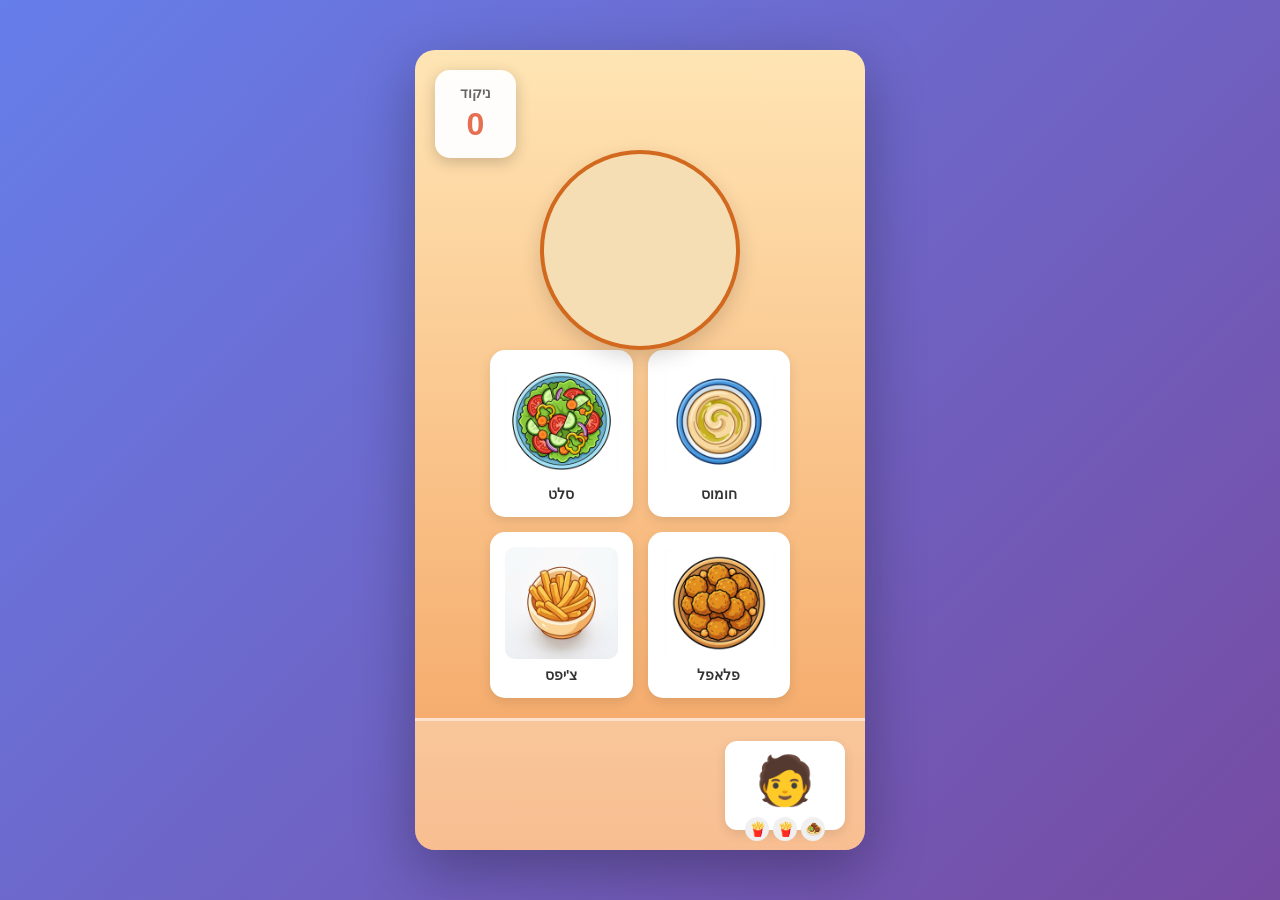
<file: index.html>
<!DOCTYPE html>
<html lang="he" dir="rtl">

<head>
    <meta charset="UTF-8">
    <meta name="viewport" content="width=device-width, initial-scale=1.0, maximum-scale=1.0, user-scalable=no">
    <meta name="apple-mobile-web-app-capable" content="yes">
    <meta name="mobile-web-app-capable" content="yes">
    <title>👑 מלך הפלאפל 2025</title>
    <link rel="stylesheet" href="style.css">
</head>

<body>
    <div id="game-container">
        <!-- Score Display -->
        <div id="score-display">
            <div class="score-label">ניקוד</div>
            <div class="score-value">0</div>
        </div>

        <!-- Game Over Modal -->
        <div id="game-over-modal" class="hidden">
            <div class="modal-content">
                <h2>🤯 לקוח התפוצץ!</h2>
                <p class="final-score">ניקוד סופי: <span id="final-score-value">0</span></p>
                <button id="restart-button" class="btn-primary">🔄 שחק שוב</button>
            </div>
        </div>

        <!-- Stand Area -->
        <div id="stand-area">
            <!-- Current Pita Being Prepared -->
            <div id="current-pita" class="pita-empty">
                <div class="pita-ingredients"></div>
                <button id="serve-button" class="btn-serve hidden">הגש! 🎯</button>
            </div>

            <!-- Ingredient Bowls -->
            <div class="ingredients-grid">
                <div class="ingredient-bowl" data-ingredient="hummus">
                    <img src="assets/hummus-bowl.png" alt="חומוס">
                    <div class="ingredient-label">חומוס</div>
                </div>
                <div class="ingredient-bowl" data-ingredient="salad">
                    <img src="assets/salad-bowl.png" alt="סלט">
                    <div class="ingredient-label">סלט</div>
                </div>
                <div class="ingredient-bowl" data-ingredient="falafel">
                    <img src="assets/falafel-bowl.png" alt="פלאפל">
                    <div class="ingredient-label">פלאפל</div>
                </div>
                <div class="ingredient-bowl" data-ingredient="fries">
                    <img src="assets/fries-bowl.png" alt="צ'יפס">
                    <div class="ingredient-label">צ'יפס</div>
                </div>
            </div>
        </div>

        <!-- Customer Queue -->
        <div id="customer-queue">
            <div class="customer-slot" id="customer-1">
                <div class="customer-avatar">🧑</div>
                <div class="order-display"></div>
                <div class="patience-bar">
                    <div class="patience-fill"></div>
                </div>
            </div>
            <div class="customer-slot" id="customer-2">
                <div class="customer-avatar">👨</div>
                <div class="order-display"></div>
                <div class="patience-bar">
                    <div class="patience-fill"></div>
                </div>
            </div>
            <div class="customer-slot" id="customer-3">
                <div class="customer-avatar">👩</div>
                <div class="order-display"></div>
                <div class="patience-bar">
                    <div class="patience-fill"></div>
                </div>
            </div>
        </div>
    </div>

    <script src="game.js"></script>
</body>

</html>
</file>
<file: style.css>
/* ===== RESET & BASE ===== */
* {
    margin: 0;
    padding: 0;
    box-sizing: border-box;
}

body {
    font-family: -apple-system, BlinkMacSystemFont, 'Segoe UI', Arial, sans-serif;
    background: linear-gradient(135deg, #667eea 0%, #764ba2 100%);
    min-height: 100vh;
    display: flex;
    justify-content: center;
    align-items: center;
    padding: 10px;
    -webkit-touch-callout: none;
    -webkit-user-select: none;
    user-select: none;
}

/* ===== GAME CONTAINER ===== */
#game-container {
    width: 100%;
    max-width: 480px;
    aspect-ratio: 9/16;
    background: linear-gradient(to bottom, #FFE5B4 0%, #F4A261 100%);
    border-radius: 20px;
    box-shadow: 0 20px 60px rgba(0, 0, 0, 0.3);
    overflow: hidden;
    position: relative;
    display: flex;
    flex-direction: column;
}

/* ===== SCORE DISPLAY ===== */
#score-display {
    position: absolute;
    top: 20px;
    left: 20px;
    background: rgba(255, 255, 255, 0.95);
    padding: 15px 25px;
    border-radius: 15px;
    box-shadow: 0 4px 15px rgba(0, 0, 0, 0.2);
    z-index: 100;
    text-align: center;
}

.score-label {
    font-size: 14px;
    color: #666;
    font-weight: 600;
    margin-bottom: 5px;
}

.score-value {
    font-size: 32px;
    font-weight: 800;
    color: #E76F51;
    direction: ltr;
}

/* ===== STAND AREA ===== */
#stand-area {
    flex: 1;
    display: flex;
    flex-direction: column;
    justify-content: space-between;
    padding: 100px 20px 20px;
}

#current-pita {
    width: 200px;
    height: 200px;
    margin: 0 auto;
    background: #F5DEB3;
    border-radius: 50%;
    box-shadow: 0 8px 20px rgba(0, 0, 0, 0.15);
    position: relative;
    display: flex;
    align-items: center;
    justify-content: center;
    border: 4px solid #D2691E;
    transition: transform 0.3s ease;
}

#current-pita:active {
    transform: scale(0.95);
}

.pita-ingredients {
    position: absolute;
    inset: 10px;
    display: flex;
    flex-wrap: wrap;
    align-items: center;
    justify-content: center;
    gap: 5px;
    overflow: hidden;
    border-radius: 50%;
}

.ingredient-item {
    width: 30px;
    height: 30px;
    border-radius: 50%;
    font-size: 20px;
    display: flex;
    align-items: center;
    justify-content: center;
    animation: popIn 0.3s cubic-bezier(0.68, -0.55, 0.265, 1.55);
}

@keyframes popIn {
    0% {
        transform: scale(0);
        opacity: 0;
    }

    100% {
        transform: scale(1);
        opacity: 1;
    }
}

.btn-serve {
    position: absolute;
    bottom: -45px;
    left: 50%;
    transform: translateX(-50%);
    background: #2A9D8F;
    color: white;
    border: none;
    padding: 12px 30px;
    border-radius: 25px;
    font-size: 16px;
    font-weight: 700;
    cursor: pointer;
    box-shadow: 0 4px 15px rgba(0, 0, 0, 0.2);
    transition: all 0.3s ease;
}

.btn-serve:hover {
    background: #238276;
    transform: translateX(-50%) scale(1.05);
}

.btn-serve:active {
    transform: translateX(-50%) scale(0.95);
}

/* ===== INGREDIENT BOWLS ===== */
.ingredients-grid {
    display: grid;
    grid-template-columns: repeat(2, 1fr);
    gap: 15px;
    max-width: 300px;
    margin: 0 auto;
}

.ingredient-bowl {
    background: white;
    border-radius: 15px;
    padding: 15px;
    box-shadow: 0 4px 12px rgba(0, 0, 0, 0.1);
    cursor: pointer;
    transition: all 0.2s ease;
    text-align: center;
}

.ingredient-bowl:hover {
    transform: translateY(-5px);
    box-shadow: 0 8px 20px rgba(0, 0, 0, 0.15);
}

.ingredient-bowl:active {
    transform: translateY(0);
    box-shadow: 0 2px 8px rgba(0, 0, 0, 0.1);
}

.ingredient-bowl img {
    width: 100%;
    height: auto;
    display: block;
    margin-bottom: 8px;
    border-radius: 10px;
}

.ingredient-label {
    font-size: 14px;
    font-weight: 600;
    color: #333;
}

/* ===== CUSTOMER QUEUE ===== */
#customer-queue {
    display: flex;
    gap: 10px;
    padding: 20px;
    background: rgba(255, 255, 255, 0.3);
    border-top: 3px solid rgba(255, 255, 255, 0.5);
    overflow-x: auto;
}

.customer-slot {
    min-width: 120px;
    background: white;
    border-radius: 12px;
    padding: 12px;
    box-shadow: 0 4px 12px rgba(0, 0, 0, 0.1);
    cursor: pointer;
    transition: all 0.3s ease;
    opacity: 0;
    transform: translateY(20px);
}

.customer-slot.active {
    opacity: 1;
    transform: translateY(0);
}

.customer-slot.serving {
    animation: pulse 0.5s ease;
}

@keyframes pulse {

    0%,
    100% {
        transform: scale(1);
    }

    50% {
        transform: scale(1.1);
    }
}

.customer-avatar {
    font-size: 48px;
    text-align: center;
    margin-bottom: 8px;
    transition: transform 0.3s ease;
}

.customer-slot.angry .customer-avatar {
    animation: shake 0.5s ease infinite;
}

@keyframes shake {

    0%,
    100% {
        transform: translateX(0);
    }

    25% {
        transform: translateX(-5px);
    }

    75% {
        transform: translateX(5px);
    }
}

.order-display {
    display: flex;
    gap: 4px;
    justify-content: center;
    flex-wrap: wrap;
    min-height: 30px;
    margin-bottom: 8px;
}

.order-item {
    width: 24px;
    height: 24px;
    border-radius: 50%;
    font-size: 14px;
    display: flex;
    align-items: center;
    justify-content: center;
    background: #f0f0f0;
}

.patience-bar {
    width: 100%;
    height: 8px;
    background: #e0e0e0;
    border-radius: 4px;
    overflow: hidden;
}

.patience-fill {
    height: 100%;
    width: 0%;
    background: linear-gradient(to right, #4CAF50, #FFC107, #F44336);
    transition: width 0.1s linear;
    border-radius: 4px;
}

/* ===== GAME OVER MODAL ===== */
#game-over-modal {
    position: absolute;
    inset: 0;
    background: rgba(0, 0, 0, 0.8);
    display: flex;
    align-items: center;
    justify-content: center;
    z-index: 1000;
    backdrop-filter: blur(5px);
}

#game-over-modal.hidden {
    display: none;
}

.modal-content {
    background: white;
    padding: 40px 30px;
    border-radius: 20px;
    text-align: center;
    max-width: 300px;
    animation: slideIn 0.5s cubic-bezier(0.68, -0.55, 0.265, 1.55);
}

@keyframes slideIn {
    from {
        opacity: 0;
        transform: scale(0.5);
    }

    to {
        opacity: 1;
        transform: scale(1);
    }
}

.modal-content h2 {
    font-size: 32px;
    margin-bottom: 20px;
    color: #E76F51;
}

.final-score {
    font-size: 20px;
    margin-bottom: 30px;
    color: #333;
}

#final-score-value {
    font-weight: 800;
    color: #2A9D8F;
    font-size: 28px;
}

.btn-primary {
    background: #E76F51;
    color: white;
    border: none;
    padding: 15px 40px;
    border-radius: 30px;
    font-size: 18px;
    font-weight: 700;
    cursor: pointer;
    box-shadow: 0 4px 15px rgba(231, 111, 81, 0.3);
    transition: all 0.3s ease;
}

.btn-primary:hover {
    background: #d65a3e;
    transform: translateY(-2px);
    box-shadow: 0 6px 20px rgba(231, 111, 81, 0.4);
}

.btn-primary:active {
    transform: translateY(0);
}

/* ===== UTILITY CLASSES ===== */
.hidden {
    display: none !important;
}

/* ===== MEDIA QUERIES ===== */
@media (min-width: 768px) {
    #game-container {
        max-width: 450px;
    }
}

@media (orientation: landscape) and (max-height: 600px) {
    #game-container {
        aspect-ratio: 16/9;
        max-width: 90vw;
        flex-direction: row;
    }

    #stand-area {
        flex: 2;
    }

    #customer-queue {
        flex: 1;
        flex-direction: column;
        border-top: none;
        border-left: 3px solid rgba(255, 255, 255, 0.5);
    }
}
</file>
